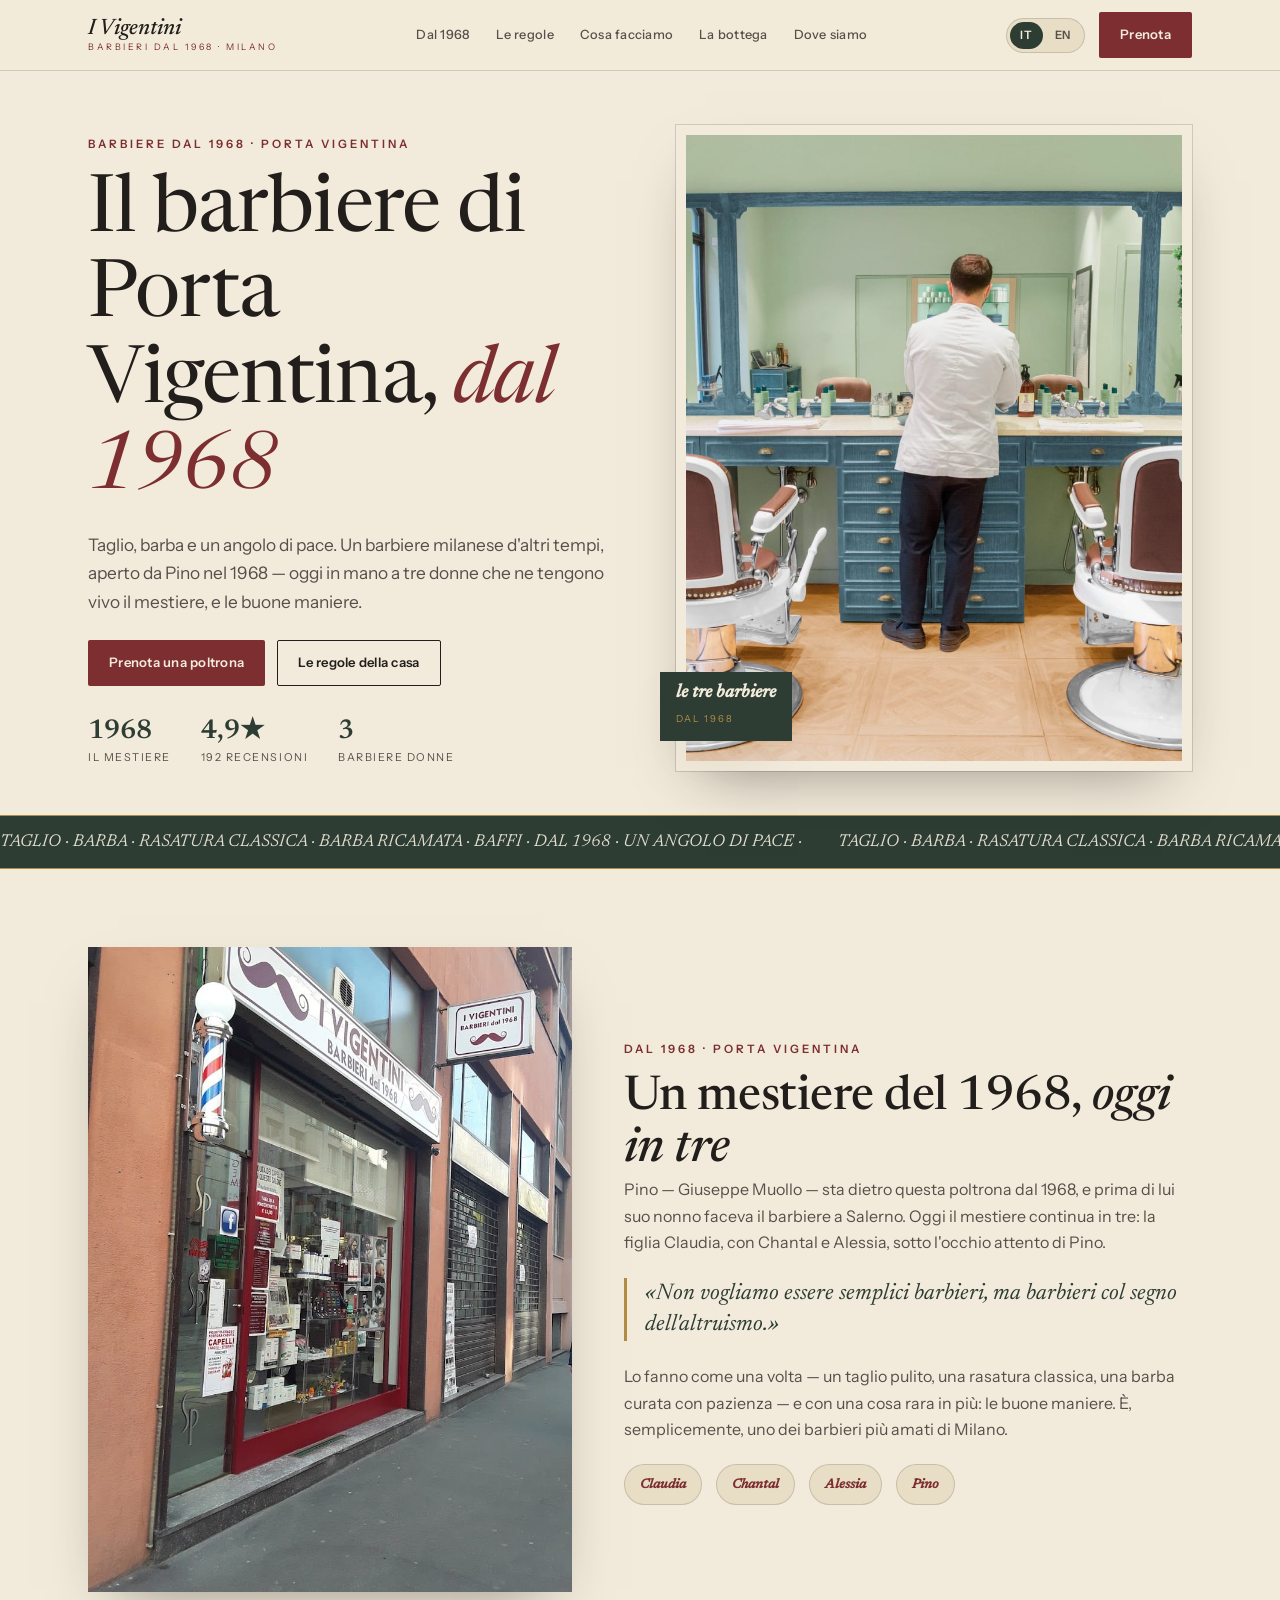
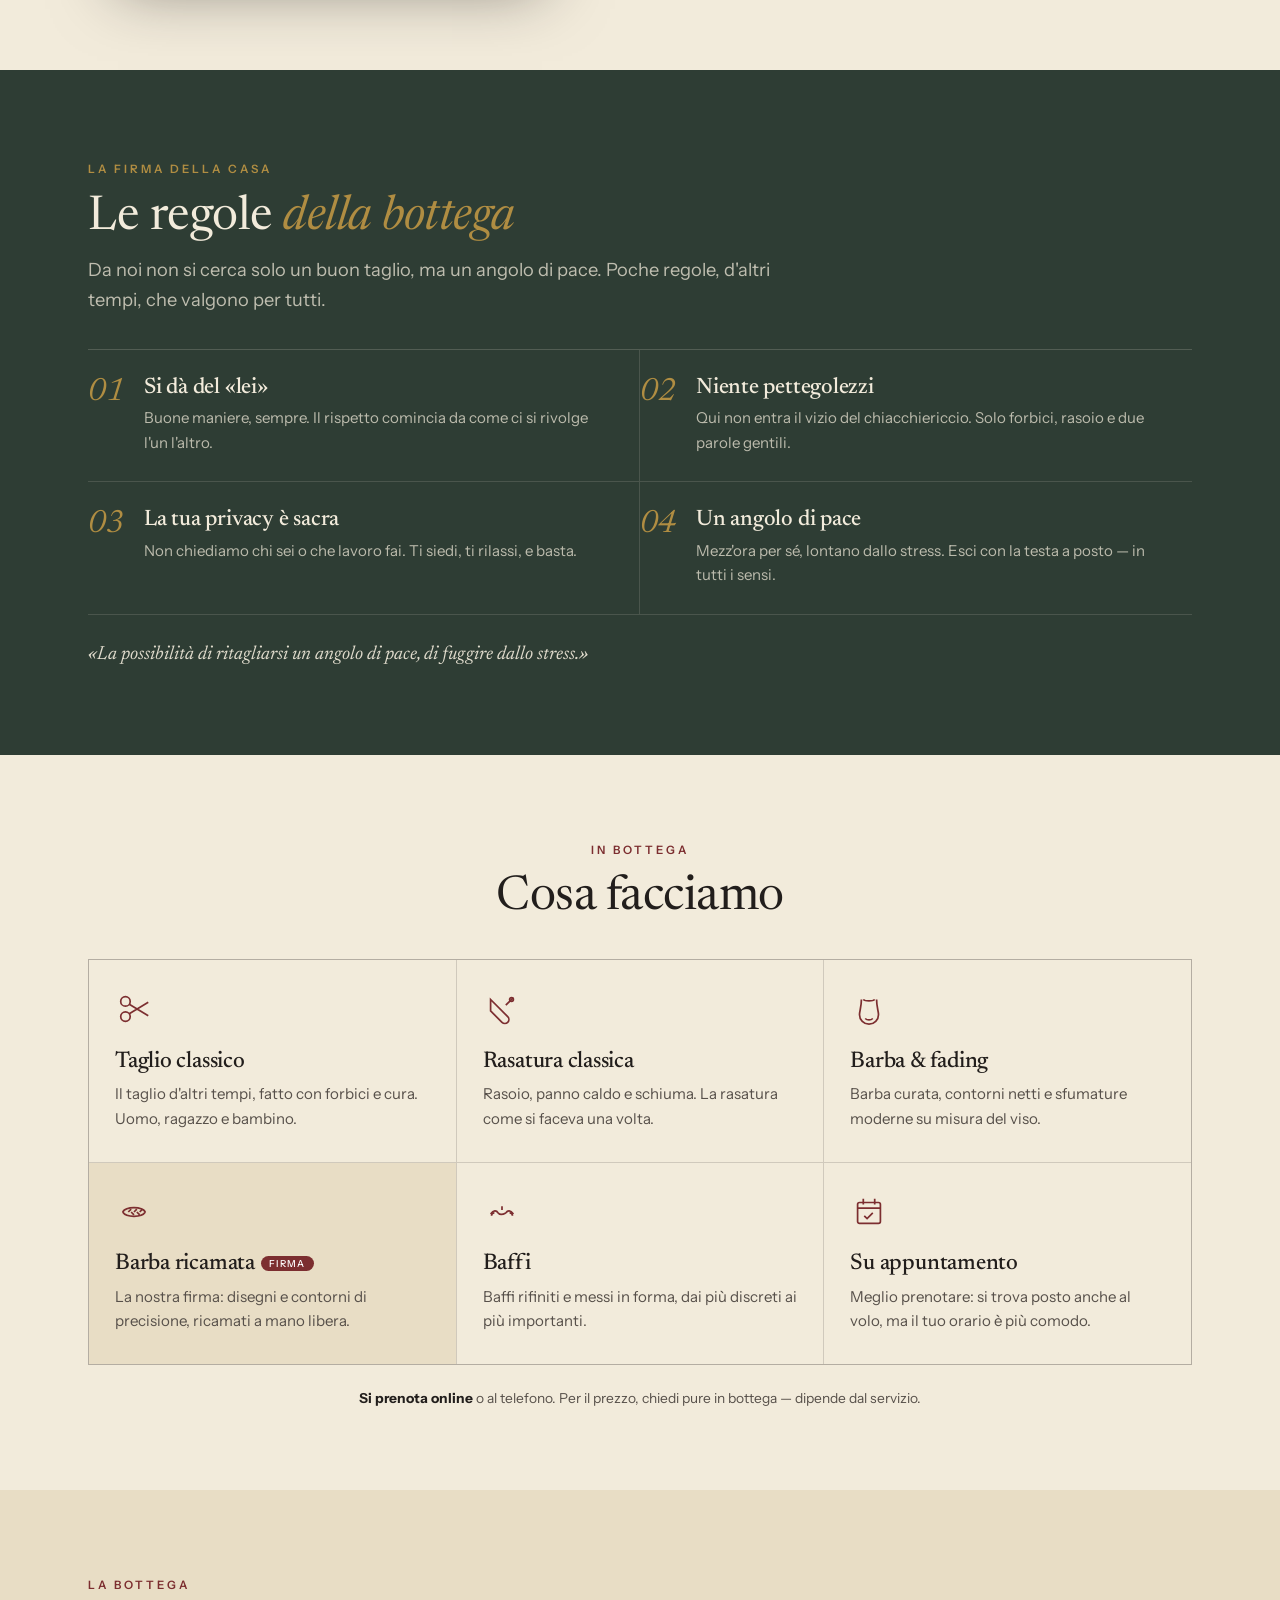
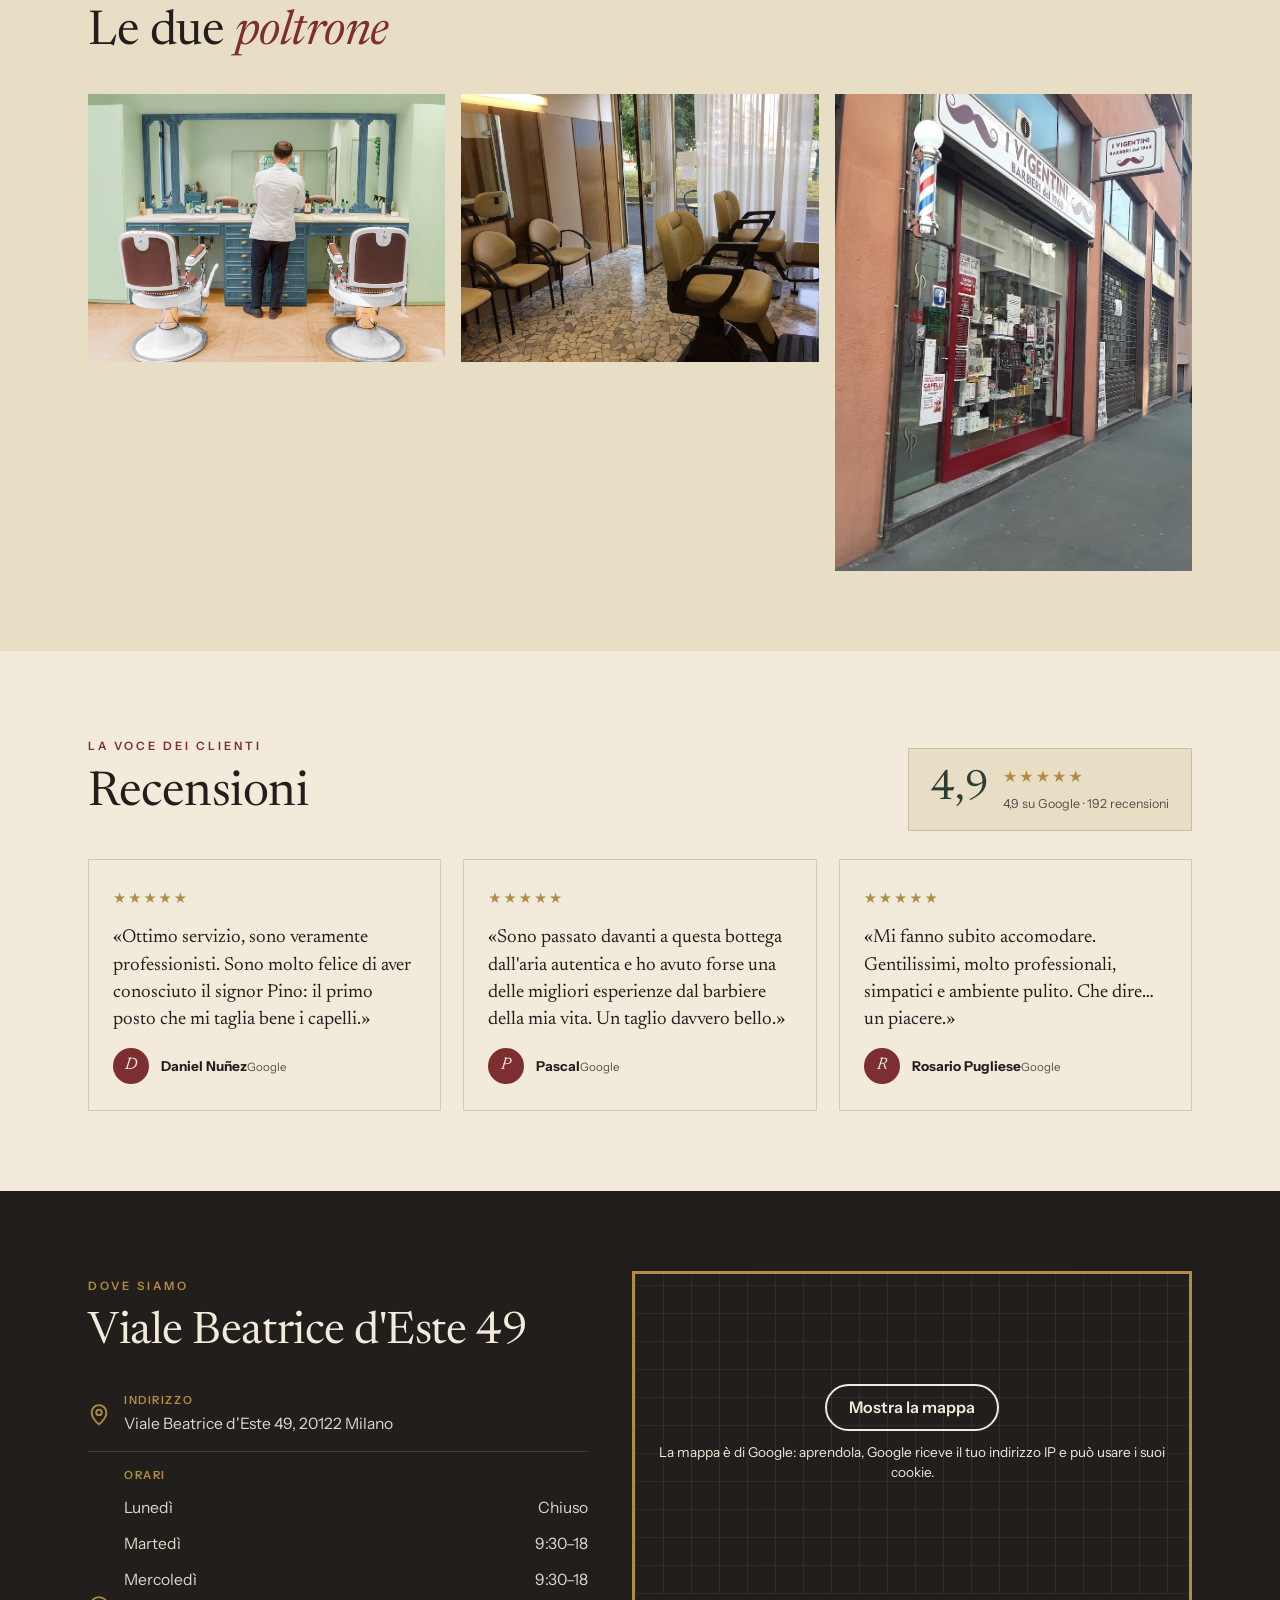
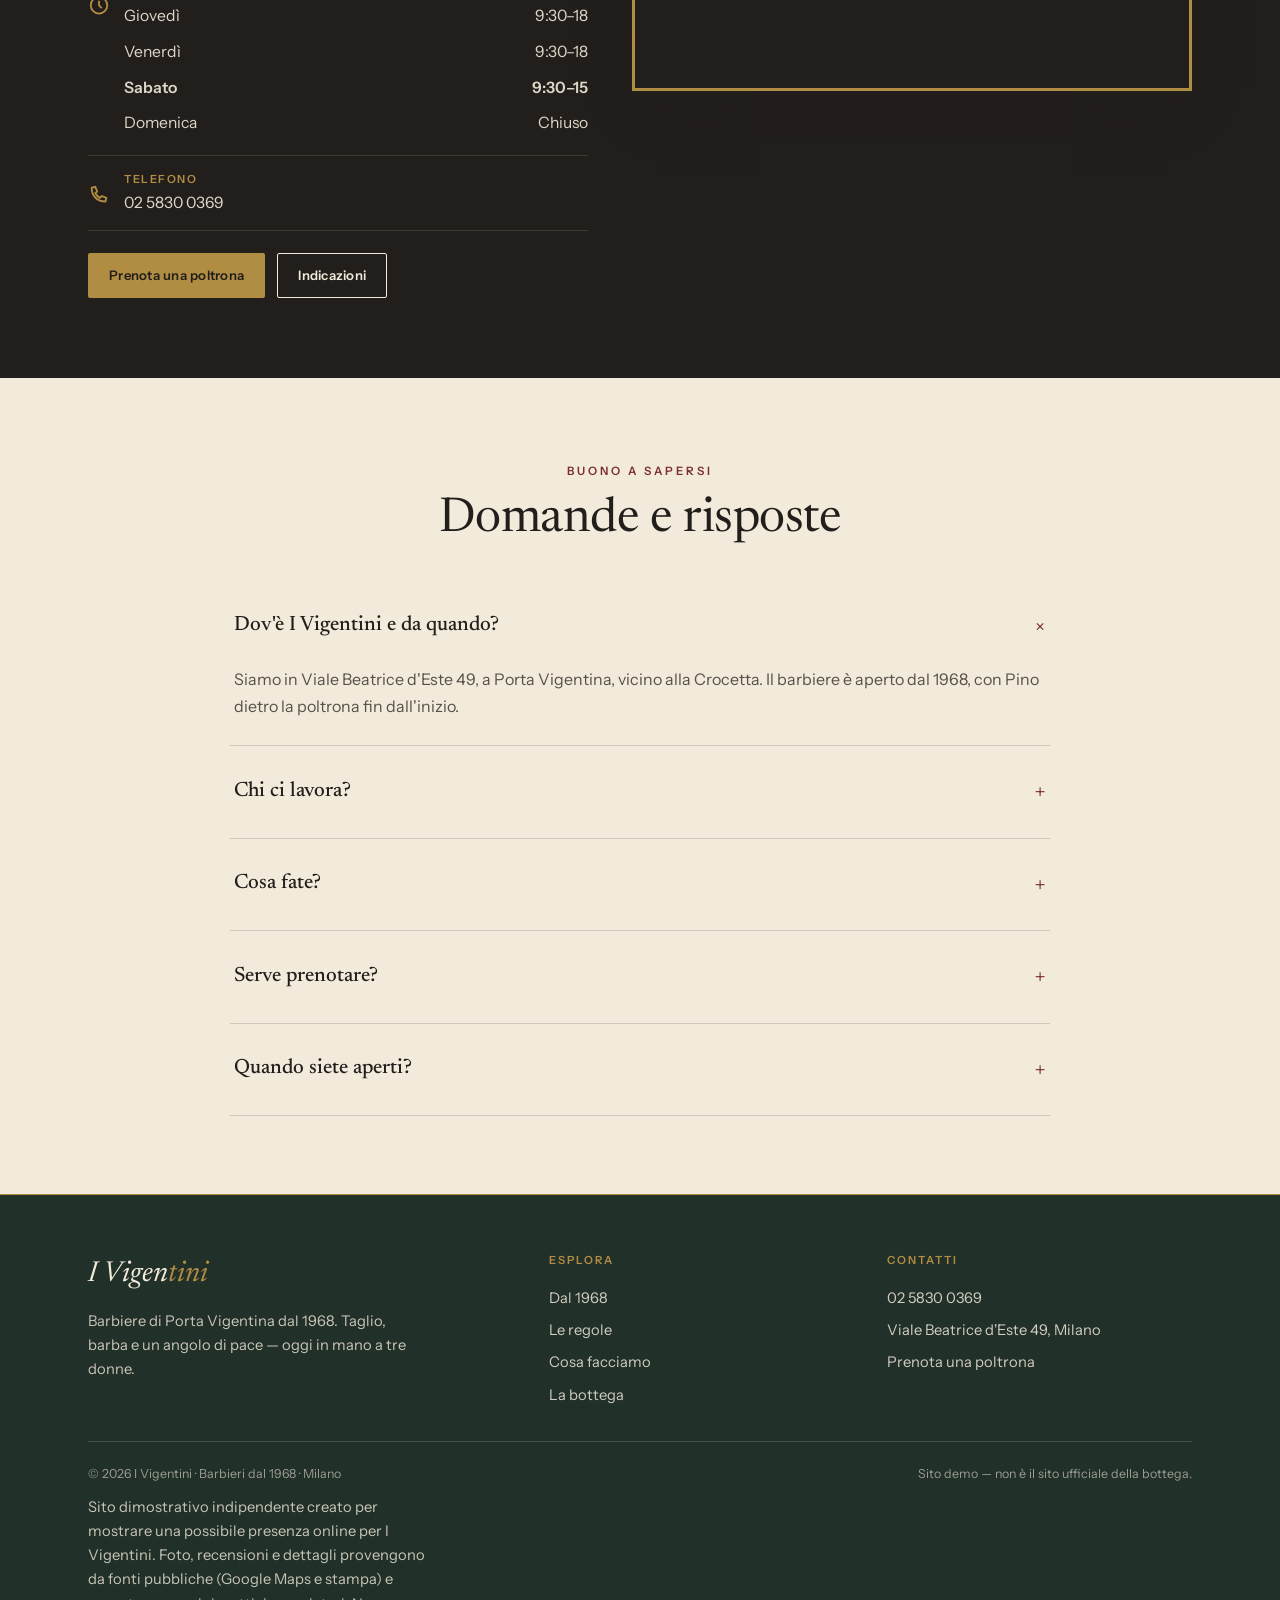
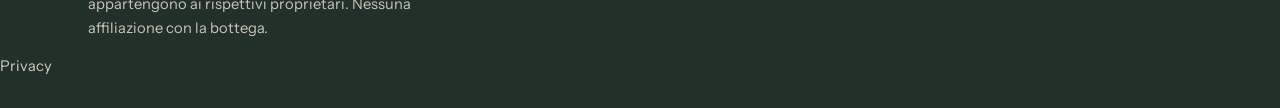
<file: index.html>
<!DOCTYPE html>
<html lang="it">
<head>
<meta charset="UTF-8">
<meta name="viewport" content="width=device-width, initial-scale=1.0">
<meta name="robots" content="noindex">
<title>I Vigentini · barbieri dal 1968 · Porta Vigentina, Milano</title>
<meta name="description" content="I Vigentini, barbiere di Porta Vigentina a Milano dal 1968. Taglio, barba, rasatura classica e la barba ricamata — oggi in mano a tre donne. Un angolo di pace, su appuntamento.">
<link rel="stylesheet" href="fonts/fonts.css?v=1">
<link rel="stylesheet" href="css/styles.css">
<link rel="icon" href="data:image/svg+xml,<svg xmlns='http://www.w3.org/2000/svg' viewBox='0 0 100 100'><rect width='100' height='100' fill='%232E3D34'/><text x='50' y='70' font-size='52' text-anchor='middle' fill='%23B08D42' font-family='Georgia,serif' font-style='italic'>V</text></svg>">
</head>
<body>

<!-- intro -->
<div id="intro">
  <div class="in">
    <div class="mk">I Vigentini</div>
    <div class="yr">Barbieri dal 1968</div>
    <div class="rule"></div>
  </div>
</div>

<!-- topbar -->
<header class="bar">
  <div class="wrap row">
    <a class="brand" href="#top"><b>I Vigentini</b><span>Barbieri dal 1968 · Milano</span></a>
    <nav class="links">
      <a href="#story" data-i18n="nav.story">Dal 1968</a>
      <a href="#rules" data-i18n="nav.rules">Le regole</a>
      <a href="#serv" data-i18n="nav.serv">Cosa facciamo</a>
      <a href="#gallery" data-i18n="nav.gallery">La bottega</a>
      <a href="#visit" data-i18n="nav.visit">Dove siamo</a>
    </nav>
    <div class="bar-tools">
      <div class="lang"><button data-l="it" class="on">IT</button><button data-l="en">EN</button></div>
      <a href="tel:+390258300369" class="btn solid" data-i18n="bar.book">Prenota</a>
      <button class="burger" aria-label="Menu"><span></span></button>
    </div>
  </div>
</header>

<main id="top">

<!-- hero -->
<section class="hero">
  <div class="wrap grid">
    <div class="hero-copy">
      <span class="eyebrow kick" data-i18n="hero.kick">Barbiere dal 1968 · Porta Vigentina</span>
      <h1 data-i18n="hero.h1">Il barbiere di<br>Porta Vigentina, <em>dal 1968</em></h1>
      <p class="sub" data-i18n="hero.sub">Taglio, barba e un angolo di pace. Un barbiere milanese d'altri tempi, aperto da Pino nel 1968 — oggi in mano a tre donne che ne tengono vivo il mestiere, e le buone maniere.</p>
      <div class="cta">
        <a href="tel:+390258300369" class="btn solid" data-i18n="hero.book">Prenota una poltrona</a>
        <a href="#rules" class="btn ghost" data-i18n="hero.rules">Le regole della casa</a>
      </div>
      <div class="facts">
        <div class="f"><b data-i18n="hero.f1n">1968</b><span data-i18n="hero.f1l">il mestiere</span></div>
        <div class="f"><b data-i18n="hero.f2n">4,9★</b><span data-i18n="hero.f2l">192 recensioni</span></div>
        <div class="f"><b data-i18n="hero.f3n">3</b><span data-i18n="hero.f3l">barbiere donne</span></div>
      </div>
    </div>
    <div class="hero-art">
      <div class="badge-open" id="openBadge"><span class="dot"></span><span class="t"><b>Aperto</b></span></div>
      <div class="ph"><img src="img/hero-salone.jpg" alt="Le due poltrone vintage del barbiere I Vigentini" width="500" height="625"></div>
      <div class="tag"><b data-i18n="hero.tag">le tre barbiere</b><span data-i18n="hero.tags">dal 1968</span></div>
    </div>
  </div>
</section>

<!-- ribbon -->
<div class="ribbon" aria-hidden="true">
  <div class="track">
    <span data-i18n="ribbon">TAGLIO · BARBA · RASATURA CLASSICA · BARBA RICAMATA · BAFFI · DAL 1968 · UN ANGOLO DI PACE ·</span>
    <span data-i18n="ribbon">TAGLIO · BARBA · RASATURA CLASSICA · BARBA RICAMATA · BAFFI · DAL 1968 · UN ANGOLO DI PACE ·</span>
  </div>
</div>

<!-- story -->
<section class="story reveal" id="story">
  <div class="wrap grid">
    <div class="ph"><img src="img/facciata.jpg" alt="La vetrina del barbiere I Vigentini in Viale Beatrice d'Este" width="400" height="533"></div>
    <div class="story-copy">
      <span class="eyebrow" data-i18n="story.kick">Dal 1968 · Porta Vigentina</span>
      <h2 style="font-size:clamp(2rem,4.4vw,3rem);margin-top:12px" data-i18n="story.h2">Un mestiere del 1968, <em>oggi in tre</em></h2>
      <p data-i18n="story.p1">Pino — Giuseppe Muollo — sta dietro questa poltrona dal 1968, e prima di lui suo nonno faceva il barbiere a Salerno. Oggi il mestiere continua in tre: la figlia Claudia, con Chantal e Alessia, sotto l'occhio attento di Pino.</p>
      <p class="pull" data-i18n="story.pull">«Non vogliamo essere semplici barbieri, ma barbieri col segno dell'altruismo.»</p>
      <p data-i18n="story.p2">Lo fanno come una volta — un taglio pulito, una rasatura classica, una barba curata con pazienza — e con una cosa rara in più: le buone maniere. È, semplicemente, uno dei barbieri più amati di Milano.</p>
      <div class="trio">
        <span class="who-chip"><b data-i18n="who1">Claudia</b></span>
        <span class="who-chip"><b data-i18n="who2">Chantal</b></span>
        <span class="who-chip"><b data-i18n="who3">Alessia</b></span>
        <span class="who-chip"><b data-i18n="who0">Pino</b></span>
      </div>
    </div>
  </div>
</section>

<!-- le regole -->
<section class="rules reveal" id="rules">
  <div class="wrap">
    <div class="shead">
      <span class="eyebrow" data-i18n="rules.kick">La firma della casa</span>
      <h2 data-i18n="rules.h2">Le regole <em>della bottega</em></h2>
      <p class="lead" data-i18n="rules.sub">Da noi non si cerca solo un buon taglio, ma un angolo di pace. Poche regole, d'altri tempi, che valgono per tutti.</p>
    </div>
    <div class="rule-list">
      <div class="rule-item">
        <span class="n">01</span>
        <div><h4 data-i18n="r1.t">Si dà del «lei»</h4><p data-i18n="r1.p">Buone maniere, sempre. Il rispetto comincia da come ci si rivolge l'un l'altro.</p></div>
      </div>
      <div class="rule-item">
        <span class="n">02</span>
        <div><h4 data-i18n="r2.t">Niente pettegolezzi</h4><p data-i18n="r2.p">Qui non entra il vizio del chiacchiericcio. Solo forbici, rasoio e due parole gentili.</p></div>
      </div>
      <div class="rule-item">
        <span class="n">03</span>
        <div><h4 data-i18n="r3.t">La tua privacy è sacra</h4><p data-i18n="r3.p">Non chiediamo chi sei o che lavoro fai. Ti siedi, ti rilassi, e basta.</p></div>
      </div>
      <div class="rule-item">
        <span class="n">04</span>
        <div><h4 data-i18n="r4.t">Un angolo di pace</h4><p data-i18n="r4.p">Mezz'ora per sé, lontano dallo stress. Esci con la testa a posto — in tutti i sensi.</p></div>
      </div>
    </div>
    <p class="foot" data-i18n="rules.foot">«La possibilità di ritagliarsi un angolo di pace, di fuggire dallo stress.»</p>
  </div>
</section>

<!-- servizi -->
<section class="serv reveal" id="serv">
  <div class="wrap">
    <div class="shead center">
      <span class="eyebrow" data-i18n="serv.kick">In bottega</span>
      <h2 data-i18n="serv.h2">Cosa facciamo</h2>
    </div>
    <div class="svc-list">
      <div class="svc">
        <svg class="ic" viewBox="0 0 40 40" fill="none" stroke="currentColor" stroke-width="1.8"><circle cx="11" cy="12" r="5"/><circle cx="11" cy="28" r="5"/><path d="M15 15l20 12M15 25l20-12"/></svg>
        <h4 data-i18n="v1.t">Taglio classico</h4>
        <p data-i18n="v1.p">Il taglio d'altri tempi, fatto con forbici e cura. Uomo, ragazzo e bambino.</p>
      </div>
      <div class="svc">
        <svg class="ic" viewBox="0 0 40 40" fill="none" stroke="currentColor" stroke-width="1.8"><path d="M8 10l18 18a4 4 0 11-6 6L8 22z"/><path d="M32 8l-8 8"/><circle cx="30" cy="10" r="2"/></svg>
        <h4 data-i18n="v2.t">Rasatura classica</h4>
        <p data-i18n="v2.p">Rasoio, panno caldo e schiuma. La rasatura come si faceva una volta.</p>
      </div>
      <div class="svc">
        <svg class="ic" viewBox="0 0 40 40" fill="none" stroke="currentColor" stroke-width="1.8"><path d="M12 10c0 8-2 12-2 16a10 10 0 0020 0c0-4-2-8-2-16"/><path d="M14 10c2 2 10 2 12 0"/><path d="M16 30c2 2 6 2 8 0"/></svg>
        <h4 data-i18n="v3.t">Barba &amp; fading</h4>
        <p data-i18n="v3.p">Barba curata, contorni netti e sfumature moderne su misura del viso.</p>
      </div>
      <div class="svc star">
        <svg class="ic" viewBox="0 0 40 40" fill="none" stroke="currentColor" stroke-width="1.8"><path d="M8 20c4-6 20-6 24 0M8 20c4 6 20 6 24 0"/><path d="M14 20l3-3M20 20l3-3M26 20l3-3M17 20l3 3M23 20l3 3"/></svg>
        <h4 data-i18n="v4.t">Barba ricamata<span class="badge">firma</span></h4>
        <p data-i18n="v4.p">La nostra firma: disegni e contorni di precisione, ricamati a mano libera.</p>
      </div>
      <div class="svc">
        <svg class="ic" viewBox="0 0 40 40" fill="none" stroke="currentColor" stroke-width="1.8"><path d="M20 14v4M8 22c3-4 6-4 8-1 1.5 2 4.5 2 8 0M32 22c-3-4-6-4-8-1"/><path d="M12 21c-2 0-3 1-3 3M28 21c2 0 3 1 3 3"/></svg>
        <h4 data-i18n="v5.t">Baffi</h4>
        <p data-i18n="v5.p">Baffi rifiniti e messi in forma, dai più discreti ai più importanti.</p>
      </div>
      <div class="svc">
        <svg class="ic" viewBox="0 0 40 40" fill="none" stroke="currentColor" stroke-width="1.8"><rect x="8" y="10" width="24" height="22" rx="2"/><path d="M8 16h24M14 6v6M26 6v6"/><path d="M15 24l3 3 6-6"/></svg>
        <h4 data-i18n="v6.t">Su appuntamento</h4>
        <p data-i18n="v6.p">Meglio prenotare: si trova posto anche al volo, ma il tuo orario è più comodo.</p>
      </div>
    </div>
    <p class="note" data-i18n="serv.note"><b>Si prenota online</b> o al telefono. Per il prezzo, chiedi pure in bottega — dipende dal servizio.</p>
  </div>
</section>

<!-- gallery -->
<section class="gallery reveal" id="gallery">
  <div class="wrap">
    <div class="shead">
      <span class="eyebrow" data-i18n="gal.kick">La bottega</span>
      <h2 data-i18n="gal.h2">Le due <em>poltrone</em></h2>
    </div>
    <div class="gg">
      <figure><img src="img/hero-salone.jpg" alt="Le poltrone e gli specchi del barbiere I Vigentini" loading="lazy"></figure>
      <figure><img src="img/attesa.jpg" alt="L'angolo d'attesa del barbiere" loading="lazy"></figure>
      <figure class="tall"><img src="img/facciata.jpg" alt="La vetrina in Viale Beatrice d'Este" loading="lazy"></figure>
    </div>
  </div>
</section>

<!-- reviews -->
<section class="reviews reveal">
  <div class="wrap">
    <div class="rev-head">
      <div class="shead" style="margin-bottom:0">
        <span class="eyebrow" data-i18n="rev.kick">La voce dei clienti</span>
        <h2 data-i18n="rev.h2">Recensioni</h2>
      </div>
      <div class="rating-badge">
        <span class="big">4,9</span>
        <div><div class="st">★★★★★</div><small data-i18n="rev.sub">4,9 su Google · 192 recensioni</small></div>
      </div>
    </div>
    <div class="rgrid">
      <div class="rcard">
        <div class="stars">★★★★★</div>
        <p data-i18n="rc1">«Ottimo servizio, sono veramente professionisti. Sono molto felice di aver conosciuto il signor Pino: il primo posto che mi taglia bene i capelli.»</p>
        <div class="who"><span class="av">D</span><div><b>Daniel Nuñez</b><span data-i18n="rc1m">Google</span></div></div>
      </div>
      <div class="rcard">
        <div class="stars">★★★★★</div>
        <p data-i18n="rc2">«Sono passato davanti a questa bottega dall'aria autentica e ho avuto forse una delle migliori esperienze dal barbiere della mia vita. Un taglio davvero bello.»</p>
        <div class="who"><span class="av">P</span><div><b>Pascal</b><span data-i18n="rc2m">Google</span></div></div>
      </div>
      <div class="rcard">
        <div class="stars">★★★★★</div>
        <p data-i18n="rc3">«Mi fanno subito accomodare. Gentilissimi, molto professionali, simpatici e ambiente pulito. Che dire… un piacere.»</p>
        <div class="who"><span class="av">R</span><div><b>Rosario Pugliese</b><span data-i18n="rc3m">Google</span></div></div>
      </div>
    </div>
  </div>
</section>

<!-- visit -->
<section class="visit reveal" id="visit">
  <div class="wrap grid">
    <div class="info">
      <span class="eyebrow" data-i18n="visit.kick">Dove siamo</span>
      <h2 data-i18n="visit.h2">Viale Beatrice d'Este 49</h2>
      <div class="line">
        <svg class="ic" viewBox="0 0 24 24" fill="none" stroke="currentColor" stroke-width="2"><path d="M12 22s8-6.5 8-13a8 8 0 10-16 0c0 6.5 8 13 8 13z"/><circle cx="12" cy="9" r="3"/></svg>
        <div><b data-i18n="visit.addr">Indirizzo</b><span>Viale Beatrice d'Este 49, 20122 Milano</span></div>
      </div>
      <div class="line">
        <svg class="ic" viewBox="0 0 24 24" fill="none" stroke="currentColor" stroke-width="2"><circle cx="12" cy="12" r="9"/><path d="M12 7v5l3 3"/></svg>
        <div style="flex:1"><b data-i18n="visit.hours">Orari</b><div id="hoursList" style="margin-top:6px"></div></div>
      </div>
      <div class="line">
        <svg class="ic" viewBox="0 0 24 24" fill="none" stroke="currentColor" stroke-width="2"><path d="M4 5c0 9 6 15 15 15l1-4-5-2-2 2a12 12 0 01-5-5l2-2-2-5z"/></svg>
        <div><b data-i18n="visit.phone">Telefono</b><a href="tel:+390258300369">02 5830 0369</a></div>
      </div>
      <div class="cta" style="display:flex;gap:12px;margin-top:22px;flex-wrap:wrap">
        <a href="tel:+390258300369" class="btn brass" data-i18n="visit.book">Prenota una poltrona</a>
        <a href="https://www.google.com/maps/dir/?api=1&destination=I+Vigentini+barbieri+Viale+Beatrice+d'Este+49+Milano" target="_blank" rel="noopener" class="btn ghost" style="color:var(--cream);border-color:var(--cream)" data-i18n="visit.dir">Indicazioni</a>
      </div>
    </div>
    <div class="mapbox">
      <div class="mappa-clic" data-mappa-clic style="--mappa-h: 320px"><template><iframe title="Mappa — I Vigentini, Viale Beatrice d'Este 49 Milano" loading="lazy" referrerpolicy="no-referrer-when-downgrade" src="https://www.google.com/maps?q=I+Vigentini+barbieri+dal+1968,+Viale+Beatrice+d'Este+49,+Milano&output=embed"></iframe></template><div class="mappa-clic__velo"><a class="mappa-clic__btn" href="https://www.google.com/maps/dir/?api=1&destination=I+Vigentini+barbieri+Viale+Beatrice+d" target="_blank" rel="noopener">Mostra la mappa</a><p class="mappa-clic__nota">La mappa è di Google: aprendola, Google riceve il tuo indirizzo IP e può usare i suoi cookie.</p></div></div>
    </div>
  </div>
</section>

<!-- faq -->
<section class="faq reveal">
  <div class="wrap">
    <div class="shead center">
      <span class="eyebrow" data-i18n="faq.kick">Buono a sapersi</span>
      <h2 data-i18n="faq.h2">Domande e risposte</h2>
    </div>
    <div class="qs">
      <details class="q" open>
        <summary><span data-i18n="q1">Dov'è I Vigentini e da quando?</span><span class="pl">+</span></summary>
        <p data-i18n="a1">Siamo in Viale Beatrice d'Este 49, a Porta Vigentina, vicino alla Crocetta. Il barbiere è aperto dal 1968, con Pino dietro la poltrona fin dall'inizio.</p>
      </details>
      <details class="q">
        <summary><span data-i18n="q2">Chi ci lavora?</span><span class="pl">+</span></summary>
        <p data-i18n="a2">Pino — Giuseppe Muollo — ha aperto la bottega nel 1968 e la guida ancora. Oggi tre donne tengono le poltrone: la figlia Claudia, con Chantal e Alessia.</p>
      </details>
      <details class="q">
        <summary><span data-i18n="q3">Cosa fate?</span><span class="pl">+</span></summary>
        <p data-i18n="a3">Barberia tradizionale: taglio classico, rasatura col panno caldo, barba e sfumature, baffi, e la nostra firma «barba ricamata» — disegni di barba a mano libera.</p>
      </details>
      <details class="q">
        <summary><span data-i18n="q4">Serve prenotare?</span><span class="pl">+</span></summary>
        <p data-i18n="a4">Meglio prenotare, online o al telefono — spesso si trova posto anche in giornata, ma con l'appuntamento hai il tuo orario. Chiama il 02 5830 0369.</p>
      </details>
      <details class="q">
        <summary><span data-i18n="q5">Quando siete aperti?</span><span class="pl">+</span></summary>
        <p data-i18n="a5">Dal martedì al venerdì 9:30–18:00 e il sabato 9:30–15:00. Chiuso domenica e lunedì.</p>
      </details>
    </div>
  </div>
</section>

</main>

<footer class="ft">
  <div class="wrap">
    <div class="top">
      <div>
        <div class="mk">I Vigen<span>tini</span></div>
        <p data-i18n="ft.tag">Barbiere di Porta Vigentina dal 1968. Taglio, barba e un angolo di pace — oggi in mano a tre donne.</p>
      </div>
      <div>
        <h5 data-i18n="ft.explore">Esplora</h5>
        <a href="#story" data-i18n="nav.story">Dal 1968</a>
        <a href="#rules" data-i18n="nav.rules">Le regole</a>
        <a href="#serv" data-i18n="nav.serv">Cosa facciamo</a>
        <a href="#gallery" data-i18n="nav.gallery">La bottega</a>
      </div>
      <div>
        <h5 data-i18n="ft.contact">Contatti</h5>
        <a href="tel:+390258300369">02 5830 0369</a>
        <a href="https://www.google.com/maps?q=I+Vigentini+barbieri+dal+1968,+Viale+Beatrice+d'Este+49,+Milano" target="_blank" rel="noopener">Viale Beatrice d'Este 49, Milano</a>
        <a href="#visit" data-i18n="visit.book">Prenota una poltrona</a>
      </div>
    </div>
    <div class="bottom">
      <span>© 2026 I Vigentini · Barbieri dal 1968 · Milano</span>
      <span data-i18n="ft.rights">Sito demo — non è il sito ufficiale della bottega.</span>
    </div>
    <p class="disc" data-i18n="ft.disc">Sito dimostrativo indipendente creato per mostrare una possibile presenza online per I Vigentini. Foto, recensioni e dettagli provengono da fonti pubbliche (Google Maps e stampa) e appartengono ai rispettivi proprietari. Nessuna affiliazione con la bottega.</p>
  </div>
  <p class="privacy-link"><a href="privacy.html">Privacy</a></p>
</footer>

<!-- JSON-LD -->
<script type="application/ld+json">
{
  "@context": "https://schema.org",
  "@type": "HairSalon",
  "name": "I Vigentini barbieri dal 1968",
  "description": "Barbiere tradizionale a Porta Vigentina, Milano, dal 1968. Taglio, barba, rasatura classica e la barba ricamata, oggi gestito da tre donne. Un angolo di pace, su appuntamento.",
  "url": "https://rotenzark.github.io/i-vigentini/",
  "telephone": "+39 02 5830 0369",
  "foundingDate": "1968",
  "priceRange": "€€",
  "address": {
    "@type": "PostalAddress",
    "streetAddress": "Viale Beatrice d'Este 49",
    "addressLocality": "Milano",
    "postalCode": "20122",
    "addressCountry": "IT"
  },
  "geo": {
    "@type": "GeoCoordinates",
    "latitude": 45.4522345,
    "longitude": 9.196263
  },
  "openingHoursSpecification": [
    {
      "@type": "OpeningHoursSpecification",
      "dayOfWeek": [
        "Tuesday",
        "Wednesday",
        "Thursday",
        "Friday"
      ],
      "opens": "09:30",
      "closes": "18:00"
    },
    {
      "@type": "OpeningHoursSpecification",
      "dayOfWeek": [
        "Saturday"
      ],
      "opens": "09:30",
      "closes": "15:00"
    }
  ]
}
</script>
<script type="application/ld+json">
{
  "@context":"https://schema.org",
  "@type":"FAQPage",
  "mainEntity":[
    {"@type":"Question","name":"Dov'è I Vigentini e da quando?","acceptedAnswer":{"@type":"Answer","text":"Siamo in Viale Beatrice d'Este 49, a Porta Vigentina, vicino alla Crocetta. Il barbiere è aperto dal 1968, con Pino dietro la poltrona fin dall'inizio."}},
    {"@type":"Question","name":"Chi ci lavora?","acceptedAnswer":{"@type":"Answer","text":"Pino, Giuseppe Muollo, ha aperto la bottega nel 1968 e la guida ancora. Oggi tre donne tengono le poltrone: la figlia Claudia, con Chantal e Alessia."}},
    {"@type":"Question","name":"Cosa fate?","acceptedAnswer":{"@type":"Answer","text":"Barberia tradizionale: taglio classico, rasatura col panno caldo, barba e sfumature, baffi, e la firma barba ricamata, disegni di barba a mano libera."}},
    {"@type":"Question","name":"Serve prenotare?","acceptedAnswer":{"@type":"Answer","text":"Meglio prenotare, online o al telefono. Spesso si trova posto anche in giornata, ma con l'appuntamento hai il tuo orario. Chiama il 02 5830 0369."}},
    {"@type":"Question","name":"Quando siete aperti?","acceptedAnswer":{"@type":"Answer","text":"Dal martedì al venerdì 9:30–18:00 e il sabato 9:30–15:00. Chiuso domenica e lunedì."}}
  ]
}
</script>

<script src="js/main.js"></script>
<script src="js/mappa-clic.js?v=1" defer></script>
</body>
</html>
</file>
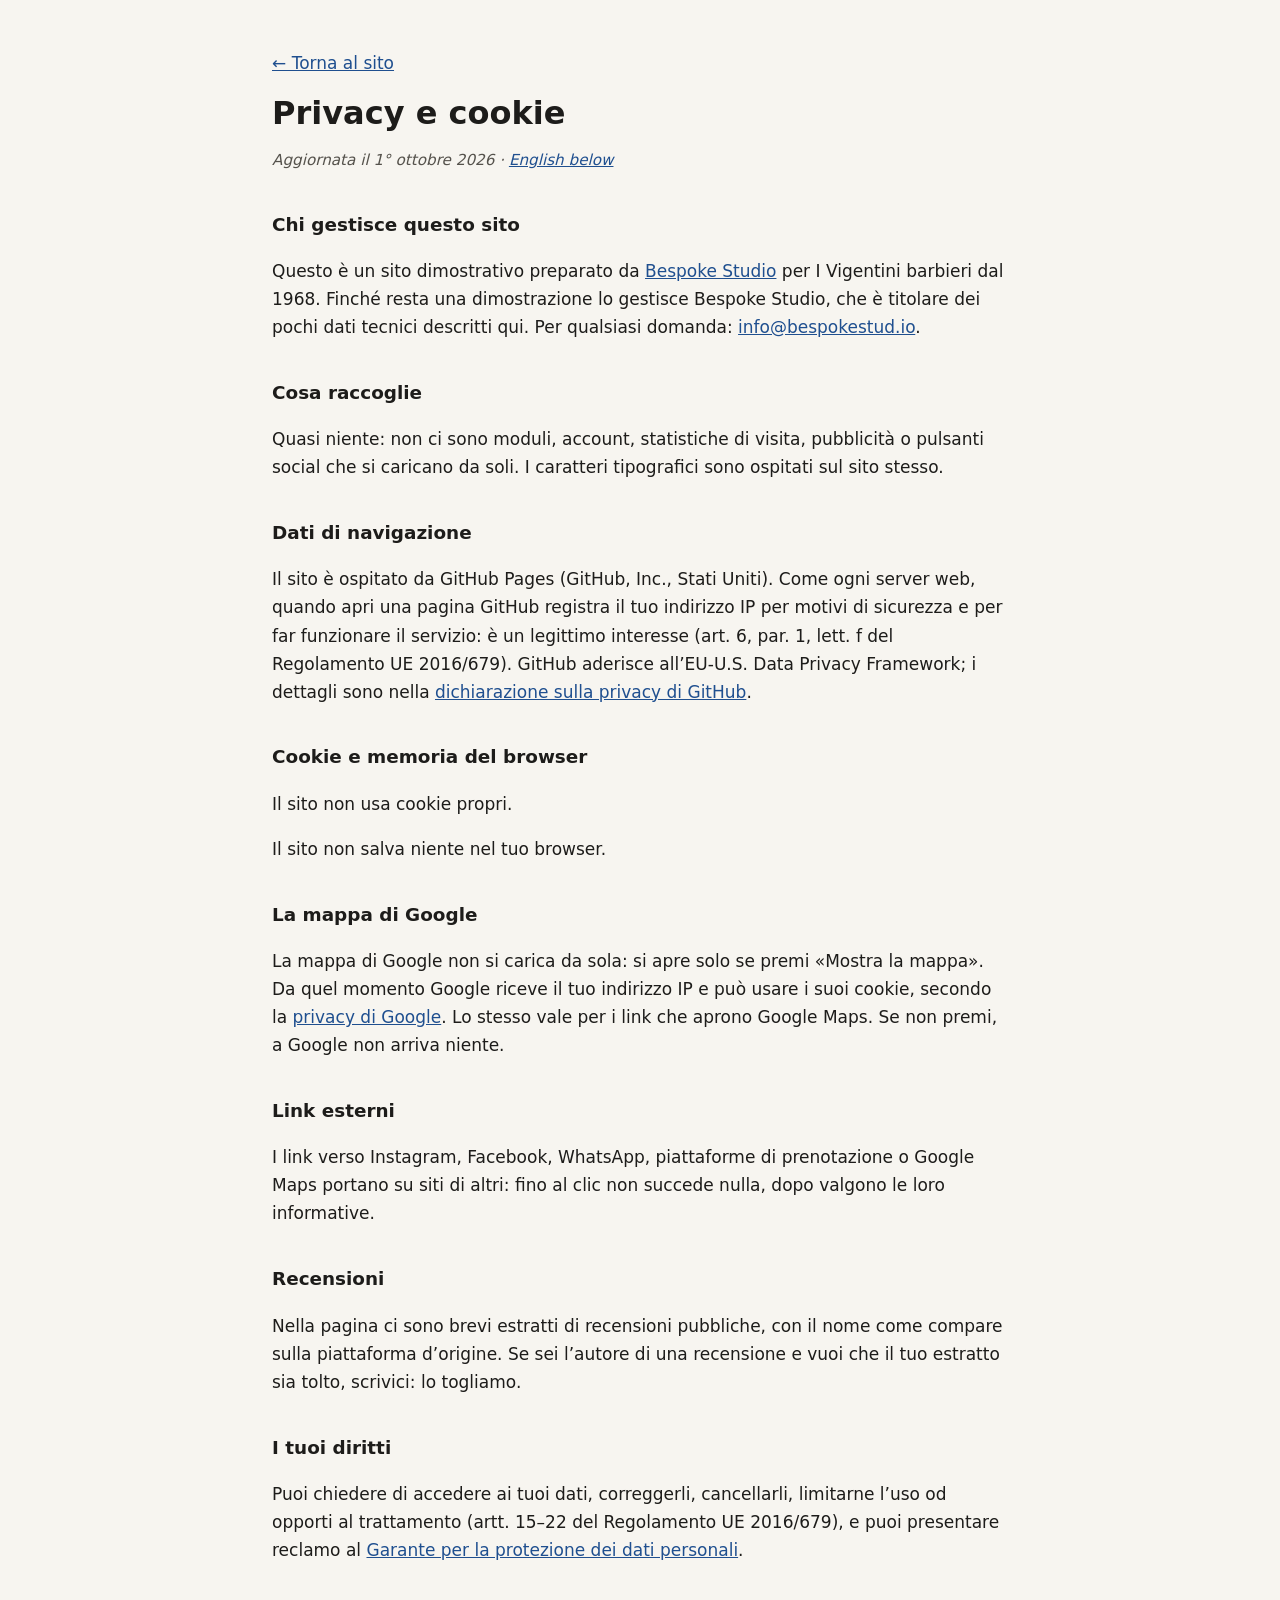
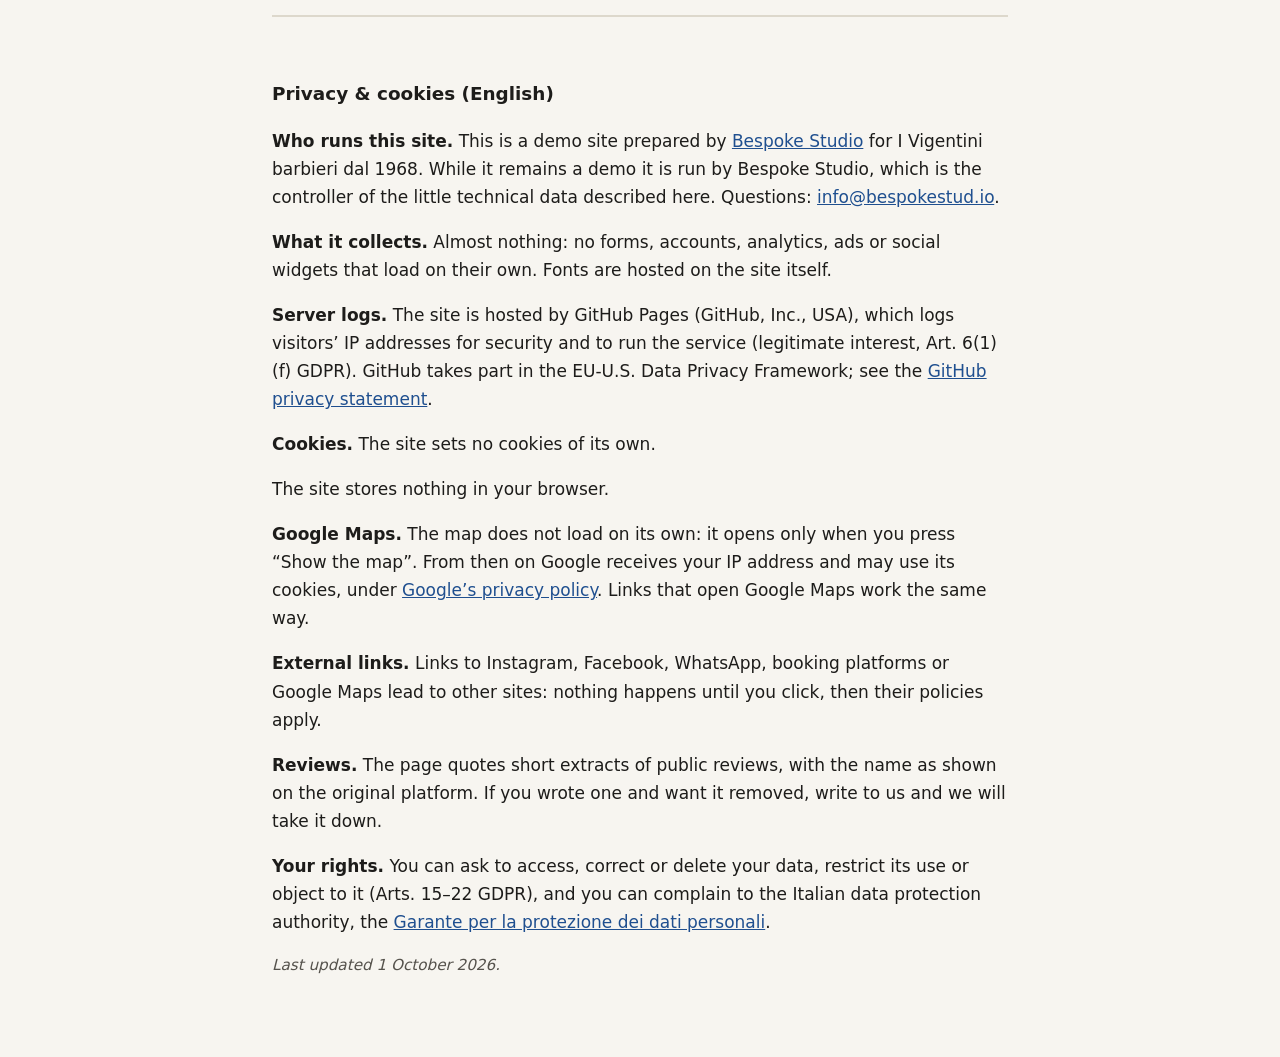
<file: privacy.html>
<!DOCTYPE html>
<html lang="it">
<head>
  <meta charset="UTF-8">
  <meta name="viewport" content="width=device-width, initial-scale=1.0">
  <meta name="robots" content="noindex">
  <title>Privacy e cookie · I Vigentini barbieri dal 1968</title>
  <meta name="description" content="Informativa privacy e cookie del sito I Vigentini barbieri dal 1968.">
  <style>
    body { margin: 0; background: #f7f5f0; color: #1d1c1a; font: 17px/1.65 system-ui, -apple-system, "Segoe UI", Roboto, sans-serif; }
    main { max-width: 46rem; margin: 0 auto; padding: 32px 20px 64px; }
    h1 { font-size: 2rem; line-height: 1.2; margin: 0.4em 0 0.2em; }
    h2 { font-size: 1.15rem; margin: 2em 0 0.4em; }
    a { color: #1f4f8f; }
    .data { color: #55524c; font-style: italic; font-size: 0.95rem; }
    .en { margin-top: 3em; padding-top: 1.5em; border-top: 2px solid #ddd8cc; }
    code { font-size: 0.9em; background: #ebe7dc; padding: 0 4px; border-radius: 3px; }
  </style>
</head>
<body>
<main>
  <p><a href="index.html">← Torna al sito</a></p>
  <h1>Privacy e cookie</h1>
  <p class="data">Aggiornata il 1° ottobre 2026 · <a href="#english" lang="en">English below</a></p>
  <h2>Chi gestisce questo sito</h2>
  <p>Questo è un sito dimostrativo preparato da <a href="https://bespokestud.io" rel="noopener">Bespoke Studio</a> per I Vigentini barbieri dal 1968. Finché resta una dimostrazione lo gestisce Bespoke Studio, che è titolare dei pochi dati tecnici descritti qui. Per qualsiasi domanda: <a href="mailto:info@bespokestud.io">info@bespokestud.io</a>.</p>
  <h2>Cosa raccoglie</h2>
  <p>Quasi niente: non ci sono moduli, account, statistiche di visita, pubblicità o pulsanti social che si caricano da soli. I caratteri tipografici sono ospitati sul sito stesso.</p>
  <h2>Dati di navigazione</h2>
  <p>Il sito è ospitato da GitHub Pages (GitHub, Inc., Stati Uniti). Come ogni server web, quando apri una pagina GitHub registra il tuo indirizzo IP per motivi di sicurezza e per far funzionare il servizio: è un legittimo interesse (art. 6, par. 1, lett. f del Regolamento UE 2016/679). GitHub aderisce all’EU-U.S. Data Privacy Framework; i dettagli sono nella <a href="https://docs.github.com/site-policy/privacy-policies/github-general-privacy-statement" rel="noopener">dichiarazione sulla privacy di GitHub</a>.</p>
  
  <h2>Cookie e memoria del browser</h2>
  <p>Il sito non usa cookie propri.</p>
  <p>Il sito non salva niente nel tuo browser.</p>
  <h2>La mappa di Google</h2>
  <p>La mappa di Google non si carica da sola: si apre solo se premi «Mostra la mappa». Da quel momento Google riceve il tuo indirizzo IP e può usare i suoi cookie, secondo la <a href="https://policies.google.com/privacy?hl=it" rel="noopener">privacy di Google</a>. Lo stesso vale per i link che aprono Google Maps. Se non premi, a Google non arriva niente.</p>
  <h2>Link esterni</h2>
  <p>I link verso Instagram, Facebook, WhatsApp, piattaforme di prenotazione o Google Maps portano su siti di altri: fino al clic non succede nulla, dopo valgono le loro informative.</p>
  <h2>Recensioni</h2>
  <p>Nella pagina ci sono brevi estratti di recensioni pubbliche, con il nome come compare sulla piattaforma d’origine. Se sei l’autore di una recensione e vuoi che il tuo estratto sia tolto, scrivici: lo togliamo.</p>
  <h2>I tuoi diritti</h2>
  <p>Puoi chiedere di accedere ai tuoi dati, correggerli, cancellarli, limitarne l’uso od opporti al trattamento (artt. 15–22 del Regolamento UE 2016/679), e puoi presentare reclamo al <a href="https://www.garanteprivacy.it" rel="noopener">Garante per la protezione dei dati personali</a>.</p>
  <div class="en" id="english" lang="en">
    <h2>Privacy &amp; cookies (English)</h2>
    <p><strong>Who runs this site.</strong> This is a demo site prepared by <a href="https://bespokestud.io" rel="noopener">Bespoke Studio</a> for I Vigentini barbieri dal 1968. While it remains a demo it is run by Bespoke Studio, which is the controller of the little technical data described here. Questions: <a href="mailto:info@bespokestud.io">info@bespokestud.io</a>.</p>
    <p><strong>What it collects.</strong> Almost nothing: no forms, accounts, analytics, ads or social widgets that load on their own. Fonts are hosted on the site itself.</p>
    <p><strong>Server logs.</strong> The site is hosted by GitHub Pages (GitHub, Inc., USA), which logs visitors’ IP addresses for security and to run the service (legitimate interest, Art. 6(1)(f) GDPR). GitHub takes part in the EU-U.S. Data Privacy Framework; see the <a href="https://docs.github.com/site-policy/privacy-policies/github-general-privacy-statement" rel="noopener">GitHub privacy statement</a>.</p>
    
    <p><strong>Cookies.</strong> The site sets no cookies of its own.</p>
    <p>The site stores nothing in your browser.</p>
    <p><strong>Google Maps.</strong> The map does not load on its own: it opens only when you press “Show the map”. From then on Google receives your IP address and may use its cookies, under <a href="https://policies.google.com/privacy?hl=en" rel="noopener">Google’s privacy policy</a>. Links that open Google Maps work the same way.</p>
    <p><strong>External links.</strong> Links to Instagram, Facebook, WhatsApp, booking platforms or Google Maps lead to other sites: nothing happens until you click, then their policies apply.</p>
    <p><strong>Reviews.</strong> The page quotes short extracts of public reviews, with the name as shown on the original platform. If you wrote one and want it removed, write to us and we will take it down.</p>
    <p><strong>Your rights.</strong> You can ask to access, correct or delete your data, restrict its use or object to it (Arts. 15–22 GDPR), and you can complain to the Italian data protection authority, the <a href="https://www.garanteprivacy.it" rel="noopener">Garante per la protezione dei dati personali</a>.</p>
    <p class="data">Last updated 1 October 2026.</p>
  </div>
</main>
</body>
</html>
</file>
<file: fonts/fonts.css>
/* Caratteri ospitati sul sito: nessuna richiesta a Google Fonts o Fontshare (giro privacy 1/10/2026). Licenze in LICENSE.txt. */
/* latin-ext */
@font-face {
  font-family: 'Instrument Sans';
  font-style: normal;
  font-weight: 400;
  font-stretch: 100%;
  font-display: swap;
  src: url(instrumentsans-v4-pxiTypc9vsFDm051Uf6KVwgkfoSxQ0GsQv8ToedPibnr0She1YmV.woff2) format('woff2');
  unicode-range: U+0100-02BA, U+02BD-02C5, U+02C7-02CC, U+02CE-02D7, U+02DD-02FF, U+0304, U+0308, U+0329, U+1D00-1DBF, U+1E00-1E9F, U+1EF2-1EFF, U+2020, U+20A0-20AB, U+20AD-20C0, U+2113, U+2C60-2C7F, U+A720-A7FF;
}
/* latin */
@font-face {
  font-family: 'Instrument Sans';
  font-style: normal;
  font-weight: 400;
  font-stretch: 100%;
  font-display: swap;
  src: url(instrumentsans-v4-pxiTypc9vsFDm051Uf6KVwgkfoSxQ0GsQv8ToedPibnr0SZe1Q.woff2) format('woff2');
  unicode-range: U+0000-00FF, U+0131, U+0152-0153, U+02BB-02BC, U+02C6, U+02DA, U+02DC, U+0304, U+0308, U+0329, U+2000-206F, U+20AC, U+2122, U+2191, U+2193, U+2212, U+2215, U+FEFF, U+FFFD;
}
/* latin-ext */
@font-face {
  font-family: 'Instrument Sans';
  font-style: normal;
  font-weight: 500;
  font-stretch: 100%;
  font-display: swap;
  src: url(instrumentsans-v4-pxiTypc9vsFDm051Uf6KVwgkfoSxQ0GsQv8ToedPibnr0She1YmV.woff2) format('woff2');
  unicode-range: U+0100-02BA, U+02BD-02C5, U+02C7-02CC, U+02CE-02D7, U+02DD-02FF, U+0304, U+0308, U+0329, U+1D00-1DBF, U+1E00-1E9F, U+1EF2-1EFF, U+2020, U+20A0-20AB, U+20AD-20C0, U+2113, U+2C60-2C7F, U+A720-A7FF;
}
/* latin */
@font-face {
  font-family: 'Instrument Sans';
  font-style: normal;
  font-weight: 500;
  font-stretch: 100%;
  font-display: swap;
  src: url(instrumentsans-v4-pxiTypc9vsFDm051Uf6KVwgkfoSxQ0GsQv8ToedPibnr0SZe1Q.woff2) format('woff2');
  unicode-range: U+0000-00FF, U+0131, U+0152-0153, U+02BB-02BC, U+02C6, U+02DA, U+02DC, U+0304, U+0308, U+0329, U+2000-206F, U+20AC, U+2122, U+2191, U+2193, U+2212, U+2215, U+FEFF, U+FFFD;
}
/* latin-ext */
@font-face {
  font-family: 'Instrument Sans';
  font-style: normal;
  font-weight: 600;
  font-stretch: 100%;
  font-display: swap;
  src: url(instrumentsans-v4-pxiTypc9vsFDm051Uf6KVwgkfoSxQ0GsQv8ToedPibnr0She1YmV.woff2) format('woff2');
  unicode-range: U+0100-02BA, U+02BD-02C5, U+02C7-02CC, U+02CE-02D7, U+02DD-02FF, U+0304, U+0308, U+0329, U+1D00-1DBF, U+1E00-1E9F, U+1EF2-1EFF, U+2020, U+20A0-20AB, U+20AD-20C0, U+2113, U+2C60-2C7F, U+A720-A7FF;
}
/* latin */
@font-face {
  font-family: 'Instrument Sans';
  font-style: normal;
  font-weight: 600;
  font-stretch: 100%;
  font-display: swap;
  src: url(instrumentsans-v4-pxiTypc9vsFDm051Uf6KVwgkfoSxQ0GsQv8ToedPibnr0SZe1Q.woff2) format('woff2');
  unicode-range: U+0000-00FF, U+0131, U+0152-0153, U+02BB-02BC, U+02C6, U+02DA, U+02DC, U+0304, U+0308, U+0329, U+2000-206F, U+20AC, U+2122, U+2191, U+2193, U+2212, U+2215, U+FEFF, U+FFFD;
}
/* latin-ext */
@font-face {
  font-family: 'Instrument Sans';
  font-style: normal;
  font-weight: 700;
  font-stretch: 100%;
  font-display: swap;
  src: url(instrumentsans-v4-pxiTypc9vsFDm051Uf6KVwgkfoSxQ0GsQv8ToedPibnr0She1YmV.woff2) format('woff2');
  unicode-range: U+0100-02BA, U+02BD-02C5, U+02C7-02CC, U+02CE-02D7, U+02DD-02FF, U+0304, U+0308, U+0329, U+1D00-1DBF, U+1E00-1E9F, U+1EF2-1EFF, U+2020, U+20A0-20AB, U+20AD-20C0, U+2113, U+2C60-2C7F, U+A720-A7FF;
}
/* latin */
@font-face {
  font-family: 'Instrument Sans';
  font-style: normal;
  font-weight: 700;
  font-stretch: 100%;
  font-display: swap;
  src: url(instrumentsans-v4-pxiTypc9vsFDm051Uf6KVwgkfoSxQ0GsQv8ToedPibnr0SZe1Q.woff2) format('woff2');
  unicode-range: U+0000-00FF, U+0131, U+0152-0153, U+02BB-02BC, U+02C6, U+02DA, U+02DC, U+0304, U+0308, U+0329, U+2000-206F, U+20AC, U+2122, U+2191, U+2193, U+2212, U+2215, U+FEFF, U+FFFD;
}
/* vietnamese */
@font-face {
  font-family: 'Newsreader';
  font-style: italic;
  font-weight: 400;
  font-display: swap;
  src: url(newsreader-v26-cY9CfjOCX1hbuyalUrK439vCgYhCFpY.woff2) format('woff2');
  unicode-range: U+0102-0103, U+0110-0111, U+0128-0129, U+0168-0169, U+01A0-01A1, U+01AF-01B0, U+0300-0301, U+0303-0304, U+0308-0309, U+0323, U+0329, U+1EA0-1EF9, U+20AB;
}
/* latin-ext */
@font-face {
  font-family: 'Newsreader';
  font-style: italic;
  font-weight: 400;
  font-display: swap;
  src: url(newsreader-v26-cY9CfjOCX1hbuyalUrK439vCgIhCFpY.woff2) format('woff2');
  unicode-range: U+0100-02BA, U+02BD-02C5, U+02C7-02CC, U+02CE-02D7, U+02DD-02FF, U+0304, U+0308, U+0329, U+1D00-1DBF, U+1E00-1E9F, U+1EF2-1EFF, U+2020, U+20A0-20AB, U+20AD-20C0, U+2113, U+2C60-2C7F, U+A720-A7FF;
}
/* latin */
@font-face {
  font-family: 'Newsreader';
  font-style: italic;
  font-weight: 400;
  font-display: swap;
  src: url(newsreader-v26-cY9CfjOCX1hbuyalUrK439vCjohC.woff2) format('woff2');
  unicode-range: U+0000-00FF, U+0131, U+0152-0153, U+02BB-02BC, U+02C6, U+02DA, U+02DC, U+0304, U+0308, U+0329, U+2000-206F, U+20AC, U+2122, U+2191, U+2193, U+2212, U+2215, U+FEFF, U+FFFD;
}
/* vietnamese */
@font-face {
  font-family: 'Newsreader';
  font-style: italic;
  font-weight: 500;
  font-display: swap;
  src: url(newsreader-v26-cY9CfjOCX1hbuyalUrK439vCgYhCFpY.woff2) format('woff2');
  unicode-range: U+0102-0103, U+0110-0111, U+0128-0129, U+0168-0169, U+01A0-01A1, U+01AF-01B0, U+0300-0301, U+0303-0304, U+0308-0309, U+0323, U+0329, U+1EA0-1EF9, U+20AB;
}
/* latin-ext */
@font-face {
  font-family: 'Newsreader';
  font-style: italic;
  font-weight: 500;
  font-display: swap;
  src: url(newsreader-v26-cY9CfjOCX1hbuyalUrK439vCgIhCFpY.woff2) format('woff2');
  unicode-range: U+0100-02BA, U+02BD-02C5, U+02C7-02CC, U+02CE-02D7, U+02DD-02FF, U+0304, U+0308, U+0329, U+1D00-1DBF, U+1E00-1E9F, U+1EF2-1EFF, U+2020, U+20A0-20AB, U+20AD-20C0, U+2113, U+2C60-2C7F, U+A720-A7FF;
}
/* latin */
@font-face {
  font-family: 'Newsreader';
  font-style: italic;
  font-weight: 500;
  font-display: swap;
  src: url(newsreader-v26-cY9CfjOCX1hbuyalUrK439vCjohC.woff2) format('woff2');
  unicode-range: U+0000-00FF, U+0131, U+0152-0153, U+02BB-02BC, U+02C6, U+02DA, U+02DC, U+0304, U+0308, U+0329, U+2000-206F, U+20AC, U+2122, U+2191, U+2193, U+2212, U+2215, U+FEFF, U+FFFD;
}
/* vietnamese */
@font-face {
  font-family: 'Newsreader';
  font-style: normal;
  font-weight: 400;
  font-display: swap;
  src: url(newsreader-v26-cY9AfjOCX1hbuyalUrK439HyjJBG.woff2) format('woff2');
  unicode-range: U+0102-0103, U+0110-0111, U+0128-0129, U+0168-0169, U+01A0-01A1, U+01AF-01B0, U+0300-0301, U+0303-0304, U+0308-0309, U+0323, U+0329, U+1EA0-1EF9, U+20AB;
}
/* latin-ext */
@font-face {
  font-family: 'Newsreader';
  font-style: normal;
  font-weight: 400;
  font-display: swap;
  src: url(newsreader-v26-cY9AfjOCX1hbuyalUrK439DyjJBG.woff2) format('woff2');
  unicode-range: U+0100-02BA, U+02BD-02C5, U+02C7-02CC, U+02CE-02D7, U+02DD-02FF, U+0304, U+0308, U+0329, U+1D00-1DBF, U+1E00-1E9F, U+1EF2-1EFF, U+2020, U+20A0-20AB, U+20AD-20C0, U+2113, U+2C60-2C7F, U+A720-A7FF;
}
/* latin */
@font-face {
  font-family: 'Newsreader';
  font-style: normal;
  font-weight: 400;
  font-display: swap;
  src: url(newsreader-v26-cY9AfjOCX1hbuyalUrK4397yjA.woff2) format('woff2');
  unicode-range: U+0000-00FF, U+0131, U+0152-0153, U+02BB-02BC, U+02C6, U+02DA, U+02DC, U+0304, U+0308, U+0329, U+2000-206F, U+20AC, U+2122, U+2191, U+2193, U+2212, U+2215, U+FEFF, U+FFFD;
}
/* vietnamese */
@font-face {
  font-family: 'Newsreader';
  font-style: normal;
  font-weight: 500;
  font-display: swap;
  src: url(newsreader-v26-cY9AfjOCX1hbuyalUrK439HyjJBG.woff2) format('woff2');
  unicode-range: U+0102-0103, U+0110-0111, U+0128-0129, U+0168-0169, U+01A0-01A1, U+01AF-01B0, U+0300-0301, U+0303-0304, U+0308-0309, U+0323, U+0329, U+1EA0-1EF9, U+20AB;
}
/* latin-ext */
@font-face {
  font-family: 'Newsreader';
  font-style: normal;
  font-weight: 500;
  font-display: swap;
  src: url(newsreader-v26-cY9AfjOCX1hbuyalUrK439DyjJBG.woff2) format('woff2');
  unicode-range: U+0100-02BA, U+02BD-02C5, U+02C7-02CC, U+02CE-02D7, U+02DD-02FF, U+0304, U+0308, U+0329, U+1D00-1DBF, U+1E00-1E9F, U+1EF2-1EFF, U+2020, U+20A0-20AB, U+20AD-20C0, U+2113, U+2C60-2C7F, U+A720-A7FF;
}
/* latin */
@font-face {
  font-family: 'Newsreader';
  font-style: normal;
  font-weight: 500;
  font-display: swap;
  src: url(newsreader-v26-cY9AfjOCX1hbuyalUrK4397yjA.woff2) format('woff2');
  unicode-range: U+0000-00FF, U+0131, U+0152-0153, U+02BB-02BC, U+02C6, U+02DA, U+02DC, U+0304, U+0308, U+0329, U+2000-206F, U+20AC, U+2122, U+2191, U+2193, U+2212, U+2215, U+FEFF, U+FFFD;
}
/* vietnamese */
@font-face {
  font-family: 'Newsreader';
  font-style: normal;
  font-weight: 600;
  font-display: swap;
  src: url(newsreader-v26-cY9AfjOCX1hbuyalUrK439HyjJBG.woff2) format('woff2');
  unicode-range: U+0102-0103, U+0110-0111, U+0128-0129, U+0168-0169, U+01A0-01A1, U+01AF-01B0, U+0300-0301, U+0303-0304, U+0308-0309, U+0323, U+0329, U+1EA0-1EF9, U+20AB;
}
/* latin-ext */
@font-face {
  font-family: 'Newsreader';
  font-style: normal;
  font-weight: 600;
  font-display: swap;
  src: url(newsreader-v26-cY9AfjOCX1hbuyalUrK439DyjJBG.woff2) format('woff2');
  unicode-range: U+0100-02BA, U+02BD-02C5, U+02C7-02CC, U+02CE-02D7, U+02DD-02FF, U+0304, U+0308, U+0329, U+1D00-1DBF, U+1E00-1E9F, U+1EF2-1EFF, U+2020, U+20A0-20AB, U+20AD-20C0, U+2113, U+2C60-2C7F, U+A720-A7FF;
}
/* latin */
@font-face {
  font-family: 'Newsreader';
  font-style: normal;
  font-weight: 600;
  font-display: swap;
  src: url(newsreader-v26-cY9AfjOCX1hbuyalUrK4397yjA.woff2) format('woff2');
  unicode-range: U+0000-00FF, U+0131, U+0152-0153, U+02BB-02BC, U+02C6, U+02DA, U+02DC, U+0304, U+0308, U+0329, U+2000-206F, U+20AC, U+2122, U+2191, U+2193, U+2212, U+2215, U+FEFF, U+FFFD;
}
</file>
<file: css/styles.css>
/* ==========================================================================
   I VIGENTINI — barbieri dal 1968 · Porta Vigentina
   Gesto-firma: «LE REGOLE DELLA CASA» (il codice della bottega) +
   «le tre barbiere dal 1968» (Claudia, Chantal, Alessia + Pino) +
   la firma «barba ricamata». Foto-light.
   Font: Newsreader (display serif) + Instrument Sans (body)
   ========================================================================== */

:root{
  --cream:#F2EBDB;
  --cream-2:#E8DDC5;
  --cream-3:#DCCDAC;
  --ink:#221E1C;
  --ink-soft:#57504A;
  --oxblood:#7C2E30;
  --oxblood-d:#5E2022;
  --brass:#B08D42;
  --brass-d:#8C6C28;
  --tan:#C6A16A;
  --green:#2E3D34;      /* eucalipto (le pareti reali) */
  --green-d:#22302A;
  --line:rgba(34,30,28,.16);
  --line-2:rgba(34,30,28,.08);
  --shadow:0 26px 60px -30px rgba(34,30,28,.5);
  --maxw:1160px;
  --serif:'Newsreader', Georgia, 'Times New Roman', serif;
  --sans:'Instrument Sans', system-ui, -apple-system, sans-serif;
}

*{box-sizing:border-box;margin:0;padding:0}
html{scroll-behavior:smooth}
body{font-family:var(--sans);color:var(--ink);background:var(--cream);line-height:1.65;-webkit-font-smoothing:antialiased;overflow-x:hidden}
img{max-width:100%;display:block}
a{color:inherit;text-decoration:none}
h1,h2,h3,h4{font-family:var(--serif);font-weight:500;line-height:1.08;letter-spacing:-.01em}
section{position:relative}

.wrap{max-width:var(--maxw);margin:0 auto;padding:0 28px}
.eyebrow{font-family:var(--sans);font-weight:600;font-size:.72rem;letter-spacing:.26em;text-transform:uppercase;color:var(--oxblood);display:inline-block}
.lead{font-size:1.14rem;color:var(--ink-soft);max-width:60ch}

/* intro */
#intro{position:fixed;inset:0;z-index:1200;background:var(--green);display:grid;place-items:center;transition:opacity .7s ease,visibility .7s}
#intro.gone{opacity:0;visibility:hidden}
#intro .in{text-align:center;color:var(--cream);animation:rise 1s ease both}
#intro .mk{font-family:var(--serif);font-style:italic;font-size:clamp(2.4rem,7vw,3.8rem);letter-spacing:.01em}
#intro .yr{font-size:.72rem;letter-spacing:.4em;text-transform:uppercase;color:var(--brass);margin-top:.5rem}
#intro .rule{width:60px;height:1px;background:var(--brass);margin:16px auto 0}
@keyframes rise{from{opacity:0;transform:translateY(14px)}to{opacity:1;transform:none}}

/* topbar */
header.bar{position:sticky;top:0;z-index:900;background:rgba(242,235,219,.92);backdrop-filter:blur(10px);border-bottom:1px solid var(--line)}
.bar .row{display:flex;align-items:center;justify-content:space-between;gap:18px;height:70px}
.brand{display:flex;flex-direction:column;line-height:1}
.brand b{font-family:var(--serif);font-style:italic;font-weight:500;font-size:1.4rem;color:var(--ink)}
.brand span{font-size:.56rem;letter-spacing:.28em;text-transform:uppercase;color:var(--oxblood);margin-top:2px}
nav.links{display:flex;gap:26px}
nav.links a{font-size:.8rem;font-weight:500;letter-spacing:.02em;color:var(--ink-soft);transition:color .2s}
nav.links a:hover{color:var(--oxblood)}
.bar-tools{display:flex;align-items:center;gap:14px}
.lang{display:flex;gap:2px;border:1px solid var(--line);border-radius:999px;padding:3px;background:var(--cream-2)}
.lang button{font:inherit;font-size:.72rem;font-weight:600;letter-spacing:.06em;border:0;cursor:pointer;background:transparent;color:var(--ink-soft);padding:4px 10px;border-radius:999px}
.lang button.on{background:var(--green);color:var(--cream)}
.btn{display:inline-flex;align-items:center;gap:8px;font-family:var(--sans);font-weight:600;font-size:.82rem;letter-spacing:.02em;padding:11px 20px;border-radius:2px;cursor:pointer;border:1px solid transparent;transition:transform .15s ease,background .2s,color .2s;white-space:nowrap}
.btn.solid{background:var(--oxblood);color:var(--cream)}
.btn.solid:hover{background:var(--oxblood-d);transform:translateY(-2px)}
.btn.ghost{background:transparent;color:var(--ink);border-color:var(--ink)}
.btn.ghost:hover{background:var(--ink);color:var(--cream)}
.btn.brass{background:var(--brass);color:var(--ink)}
.btn.brass:hover{background:var(--brass-d);color:#fff;transform:translateY(-2px)}
.burger{display:none}

/* hero */
.hero{padding:54px 0 44px}
.hero .grid{display:grid;grid-template-columns:1.02fr .98fr;gap:50px;align-items:center}
.hero .kick{margin-bottom:16px}
.hero h1{font-size:clamp(2.8rem,6.2vw,5rem);color:var(--ink);font-weight:400}
.hero h1 em{font-style:italic;color:var(--oxblood)}
.hero .sub{font-size:1.08rem;color:var(--ink-soft);max-width:44ch;margin:18px 0 6px}
.hero .cta{display:flex;gap:12px;flex-wrap:wrap;margin-top:24px}
.hero .facts{display:flex;gap:30px;margin-top:32px;flex-wrap:wrap}
.hero .facts .f b{font-family:var(--serif);font-size:1.7rem;color:var(--green);display:block;line-height:1}
.hero .facts .f span{font-size:.68rem;letter-spacing:.14em;text-transform:uppercase;color:var(--ink-soft);margin-top:4px;display:block}
.hero-art{position:relative}
.hero-art .ph{position:relative;aspect-ratio:4/5;overflow:hidden;border:10px solid var(--cream);outline:1px solid var(--line);box-shadow:var(--shadow)}
.hero-art .ph img{width:100%;height:100%;object-fit:cover}
.hero-art .tag{position:absolute;left:-16px;bottom:30px;background:var(--green);color:var(--cream);padding:11px 16px;box-shadow:var(--shadow)}
.hero-art .tag b{font-family:var(--serif);font-style:italic;font-size:1.15rem;display:block;line-height:1.1}
.hero-art .tag span{font-size:.6rem;letter-spacing:.18em;text-transform:uppercase;color:var(--brass)}
.badge-open{position:absolute;top:16px;right:16px;background:var(--cream);border:1px solid var(--line);padding:9px 14px;box-shadow:var(--shadow);display:flex;align-items:center;gap:9px}
.badge-open .dot{width:9px;height:9px;border-radius:50%;background:#c0392b;box-shadow:0 0 0 4px rgba(192,57,43,.16)}
.badge-open.op .dot{background:#3a9d5b;box-shadow:0 0 0 4px rgba(58,157,91,.16)}
.badge-open .t{font-size:.7rem;line-height:1.3}
.badge-open .t b{display:block;font-size:.8rem;font-family:var(--sans)}

/* ribbon */
.ribbon{background:var(--green);color:var(--cream);overflow:hidden;border-top:1px solid var(--brass);border-bottom:1px solid var(--brass)}
.ribbon .track{display:flex;gap:36px;white-space:nowrap;padding:12px 0;animation:slide 32s linear infinite;width:max-content}
.ribbon span{font-family:var(--serif);font-style:italic;font-size:1.08rem;opacity:.92}
.ribbon span b{color:var(--brass);font-style:normal}
@keyframes slide{from{transform:translateX(0)}to{transform:translateX(-50%)}}

.shead{max-width:64ch;margin-bottom:34px}
.shead h2{font-size:clamp(2rem,4.4vw,3rem);margin:12px 0 10px;font-weight:400}
.shead h2 em{font-style:italic;color:var(--oxblood)}
.center{margin-left:auto;margin-right:auto;text-align:center}

/* story */
.story{padding:78px 0}
.story .grid{display:grid;grid-template-columns:.92fr 1.08fr;gap:52px;align-items:center}
.story .ph{position:relative;overflow:hidden;aspect-ratio:3/4;box-shadow:var(--shadow)}
.story .ph img{width:100%;height:100%;object-fit:cover}
.story p{margin-bottom:16px;color:var(--ink-soft)}
.story .pull{font-family:var(--serif);font-style:italic;font-size:1.42rem;color:var(--green);border-left:3px solid var(--brass);padding-left:18px;margin:22px 0;line-height:1.4}
.trio{display:flex;gap:14px;flex-wrap:wrap;margin-top:22px}
.who-chip{background:var(--cream-2);border:1px solid var(--line);border-radius:999px;padding:8px 15px;font-size:.82rem}
.who-chip b{font-family:var(--serif);font-style:italic;color:var(--oxblood)}

/* le regole (dark, gesto-firma) */
.rules{padding:84px 0;background:var(--green);color:var(--cream)}
.rules .eyebrow{color:var(--brass)}
.rules .shead h2{color:var(--cream)}
.rules .shead h2 em{color:var(--brass)}
.rules .lead{color:rgba(242,235,219,.74)}
.rule-list{display:grid;grid-template-columns:repeat(2,1fr);gap:0;margin-top:16px;border-top:1px solid rgba(242,235,219,.18)}
.rule-item{display:flex;gap:20px;padding:26px 30px 26px 0;border-bottom:1px solid rgba(242,235,219,.14)}
.rule-item:nth-child(odd){border-right:1px solid rgba(242,235,219,.14);padding-right:34px}
.rule-item .n{font-family:var(--serif);font-style:italic;font-size:2rem;color:var(--brass);line-height:1;flex:none}
.rule-item h4{font-size:1.4rem;color:var(--cream);margin-bottom:6px;font-weight:500}
.rule-item p{font-size:.94rem;color:rgba(242,235,219,.72)}
.rules .foot{margin-top:24px;font-family:var(--serif);font-style:italic;font-size:1.2rem;color:rgba(242,235,219,.9)}

/* servizi */
.serv{padding:80px 0}
.svc-list{display:grid;grid-template-columns:repeat(3,1fr);gap:1px;background:var(--line);border:1px solid var(--line)}
.svc{background:var(--cream);padding:30px 26px;transition:background .3s;position:relative}
.svc:hover{background:var(--cream-2)}
.svc.star{background:var(--cream-2)}
.svc .ic{width:38px;height:38px;color:var(--oxblood);margin-bottom:14px}
.svc h4{font-size:1.42rem;margin-bottom:8px;font-weight:500}
.svc h4 .badge{font-family:var(--sans);font-size:.6rem;letter-spacing:.14em;text-transform:uppercase;color:#fff;background:var(--oxblood);padding:2px 8px;border-radius:999px;vertical-align:middle;margin-left:6px}
.svc p{font-size:.94rem;color:var(--ink-soft)}
.serv .note{margin-top:22px;text-align:center;font-size:.86rem;color:var(--ink-soft)}
.serv .note b{color:var(--ink)}

/* gallery (foto-light) */
.gallery{padding:80px 0;background:var(--cream-2)}
.gg{display:grid;grid-template-columns:repeat(3,1fr);gap:16px}
.gg figure{overflow:hidden;background:var(--cream-3);aspect-ratio:4/3}
.gg figure.tall{aspect-ratio:3/4}
.gg img{width:100%;height:100%;object-fit:cover;transition:transform .6s ease}
.gg figure:hover img{transform:scale(1.05)}

/* reviews */
.reviews{padding:80px 0}
.rev-head{display:flex;align-items:flex-end;justify-content:space-between;gap:20px;flex-wrap:wrap;margin-bottom:28px}
.rating-badge{display:flex;align-items:center;gap:14px;background:var(--cream-2);border:1px solid var(--line);padding:14px 22px}
.rating-badge .big{font-family:var(--serif);font-size:2.6rem;color:var(--green);line-height:1}
.rating-badge .st{color:var(--brass);font-size:1rem;letter-spacing:2px}
.rating-badge small{color:var(--ink-soft);font-size:.78rem}
.rgrid{display:grid;grid-template-columns:repeat(3,1fr);gap:22px}
.rcard{border:1px solid var(--line);padding:26px 24px;display:flex;flex-direction:column;gap:14px;background:var(--cream)}
.rcard .stars{color:var(--brass);letter-spacing:2px;font-size:.92rem}
.rcard p{font-family:var(--serif);font-size:1.18rem;line-height:1.45;color:var(--ink);font-weight:400}
.rcard .who{display:flex;align-items:center;gap:12px;margin-top:auto}
.rcard .who .av{width:36px;height:36px;border-radius:50%;background:var(--oxblood);color:var(--cream);display:grid;place-items:center;font-family:var(--serif);font-style:italic;font-size:1.05rem}
.rcard .who b{font-size:.85rem}
.rcard .who span{font-size:.72rem;color:var(--ink-soft)}

/* visit */
.visit{padding:80px 0;background:var(--ink);color:var(--cream)}
.visit .grid{display:grid;grid-template-columns:1fr 1.12fr;gap:44px;align-items:start}
.visit .eyebrow{color:var(--brass)}
.visit h2{color:var(--cream);font-size:clamp(2rem,4vw,2.8rem);margin:12px 0 20px;font-weight:400}
.info .line{display:flex;gap:14px;padding:14px 0;border-bottom:1px solid rgba(242,235,219,.14)}
.info .line .ic{width:22px;flex:none;color:var(--brass);margin-top:3px}
.info .line b{display:block;font-family:var(--sans);font-weight:600;font-size:.7rem;letter-spacing:.14em;text-transform:uppercase;color:var(--brass)}
.info .line span,.info .line a{color:rgba(242,235,219,.9);font-size:.98rem}
.info .line a:hover{color:#fff;text-decoration:underline}
.hourrow{display:flex;justify-content:space-between;font-size:.92rem;padding:5px 0;color:rgba(242,235,219,.86)}
.hourrow.today{color:var(--brass);font-weight:600}
.hourrow .d{text-transform:capitalize}
.mapbox{overflow:hidden;border:3px solid var(--brass);min-height:420px;box-shadow:var(--shadow)}
.mapbox iframe{width:100%;height:100%;min-height:420px;border:0;display:block;filter:grayscale(.2)}

/* faq */
.faq{padding:78px 0}
.faq .qs{max-width:820px;margin:0 auto}
details.q{border-bottom:1px solid var(--line);padding:6px 4px}
details.q summary{list-style:none;cursor:pointer;padding:20px 0;font-family:var(--serif);font-size:1.3rem;display:flex;justify-content:space-between;gap:14px;align-items:center;font-weight:500}
details.q summary::-webkit-details-marker{display:none}
details.q summary .pl{color:var(--oxblood);font-size:1.5rem;transition:transform .25s;flex:none}
details.q[open] summary .pl{transform:rotate(45deg)}
details.q p{padding:0 0 20px;color:var(--ink-soft)}

/* footer */
footer.ft{background:var(--green-d);color:var(--cream);padding:56px 0 26px;border-top:1px solid var(--brass)}
footer.ft .top{display:grid;grid-template-columns:1.4fr 1fr 1fr;gap:34px;padding-bottom:30px;border-bottom:1px solid rgba(242,235,219,.16)}
footer.ft .mk{font-family:var(--serif);font-style:italic;font-size:1.8rem}
footer.ft .mk span{color:var(--brass)}
footer.ft p{color:rgba(242,235,219,.8);font-size:.92rem;margin-top:10px;max-width:34ch}
footer.ft h5{font-family:var(--sans);font-weight:600;font-size:.7rem;letter-spacing:.18em;text-transform:uppercase;color:var(--brass);margin-bottom:12px}
footer.ft a{display:block;color:rgba(242,235,219,.84);font-size:.92rem;padding:4px 0}
footer.ft a:hover{color:#fff}
footer.ft .bottom{display:flex;justify-content:space-between;gap:16px;flex-wrap:wrap;padding-top:22px;font-size:.78rem;color:rgba(242,235,219,.58)}
.disc{margin-top:10px;font-size:.72rem;color:rgba(242,235,219,.46);max-width:72ch}

.reveal{opacity:0;transform:translateY(20px);transition:opacity .7s ease,transform .7s ease}
.reveal.in{opacity:1;transform:none}

@media(max-width:940px){
  nav.links{display:none}
  .hero .grid,.story .grid,.visit .grid{grid-template-columns:1fr}
  .hero-art{order:-1;max-width:420px;margin:0 auto}
  .story .ph{order:-1;max-width:380px}
  .rule-list{grid-template-columns:1fr}
  .rule-item:nth-child(odd){border-right:0;padding-right:0}
  .svc-list{grid-template-columns:1fr}
  .gg{grid-template-columns:1fr 1fr}
  .rgrid{grid-template-columns:1fr}
  footer.ft .top{grid-template-columns:1fr 1fr}
  .burger{display:inline-grid;place-items:center;width:42px;height:42px;border:1px solid var(--line);background:var(--cream-2);cursor:pointer}
  .burger span{width:18px;height:2px;background:var(--ink);position:relative}
  .burger span::before,.burger span::after{content:"";position:absolute;left:0;width:18px;height:2px;background:var(--ink)}
  .burger span::before{top:-6px}.burger span::after{top:6px}
}
@media(max-width:560px){
  .wrap{padding:0 18px}
  .bar-tools .btn.solid{display:none}
  .gg{grid-template-columns:1fr}
  footer.ft .top{grid-template-columns:1fr}
  .bar .row{height:60px}
}
@media(prefers-reduced-motion:reduce){*{animation:none!important;transition:none!important}.reveal{opacity:1;transform:none}}

/*MAPPACLIC*/
/* la mappa Google si carica solo al clic (giro privacy 1/10/2026) */
.mappa-clic { display: flex; align-items: center; justify-content: center; width: 100%; height: 100%; min-height: var(--mappa-h, 320px); box-sizing: border-box; padding: 24px; text-align: center; background: repeating-linear-gradient(0deg, rgba(127, 127, 127, 0.14) 0 1px, transparent 1px 28px), repeating-linear-gradient(90deg, rgba(127, 127, 127, 0.14) 0 1px, transparent 1px 28px); }
.mappa-clic__velo { display: flex; flex-direction: column; align-items: center; gap: 12px; max-width: 32em; }
.mappa-clic__btn { display: inline-block; padding: 0.75em 1.4em; border: 2px solid currentColor; border-radius: 999px; color: inherit; font: inherit; font-weight: 600; line-height: 1.2; text-decoration: none; background: transparent; cursor: pointer; }
.mappa-clic__btn:hover, .mappa-clic__btn:focus-visible { text-decoration: underline; }
.mappa-clic__nota { margin: 0; font-size: 0.85em; line-height: 1.45; }
/*/MAPPACLIC*/
</file>
